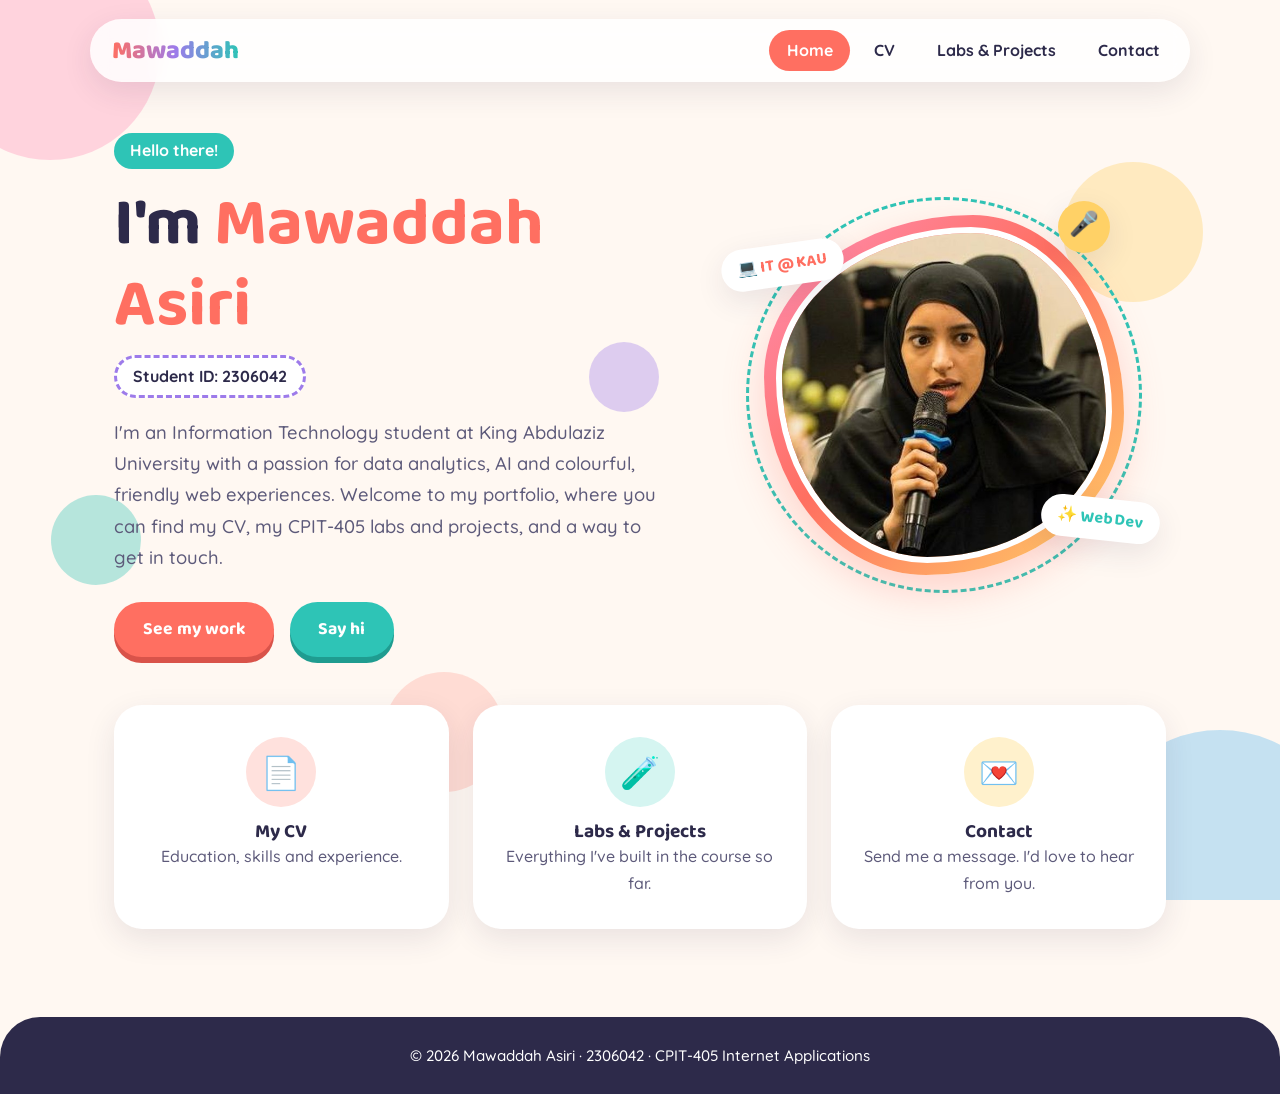
<file: 2306042/index.html>
<!DOCTYPE html>
<html lang="en">
<head>
  <meta charset="UTF-8">
  <meta name="viewport" content="width=device-width, initial-scale=1.0">
  <title>Mawaddah | Portfolio</title>
  <link rel="stylesheet" href="style.css">
</head>
<body>

  <div class="bubbles" aria-hidden="true">
    <span></span><span></span><span></span><span></span><span></span><span></span>
  </div>

  <header>
    <nav>
      <a href="index.html" class="logo">Mawaddah</a>
      <ul>
        <li><a href="index.html" class="active">Home</a></li>
        <li><a href="cv.html">CV</a></li>
        <li><a href="labs.html">Labs &amp; Projects</a></li>
        <li><a href="contact.html">Contact</a></li>
      </ul>
    </nav>
  </header>

  <main>
    <section class="hero">
      <div class="hero-text">
        <span class="hello">Hello there!</span>
        <h1>I'm <span class="name">Mawaddah Asiri</span></h1>
        <p class="student-id">Student ID: 2306042</p>
        <p class="intro">
          I'm an Information Technology student at King Abdulaziz University with a passion for
          data analytics, AI and colourful, friendly web experiences. Welcome to my portfolio,
          where you can find my CV, my CPIT-405 labs and projects, and a way to get in touch.
        </p>
        <div class="hero-actions">
          <a href="labs.html" class="btn">See my work</a>
          <a href="contact.html" class="btn teal">Say hi</a>
        </div>
      </div>
      <div class="hero-art">
        <div class="photo-wrap">
          <div class="blob">
            <img src="images/profile.jpg" alt="Photo of Mawaddah Asiri">
          </div>
          <span class="sticker one">💻 IT @ KAU</span>
          <span class="sticker two">✨ Web Dev</span>
          <span class="sticker three">🎤</span>
        </div>
      </div>
    </section>

    <section class="quick-links">
      <div class="grid">
        <a href="cv.html" class="card">
          <div class="icon bg-coral">📄</div>
          <h3>My CV</h3>
          <p>Education, skills and experience.</p>
        </a>
        <a href="labs.html" class="card">
          <div class="icon bg-teal">🧪</div>
          <h3>Labs &amp; Projects</h3>
          <p>Everything I've built in the course so far.</p>
        </a>
        <a href="contact.html" class="card">
          <div class="icon bg-yellow">💌</div>
          <h3>Contact</h3>
          <p>Send me a message. I'd love to hear from you.</p>
        </a>
      </div>
    </section>
  </main>

  <footer>
    <p>&copy; 2026 Mawaddah Asiri · 2306042 · CPIT-405 Internet Applications</p>
  </footer>

</body>
</html>
</file>
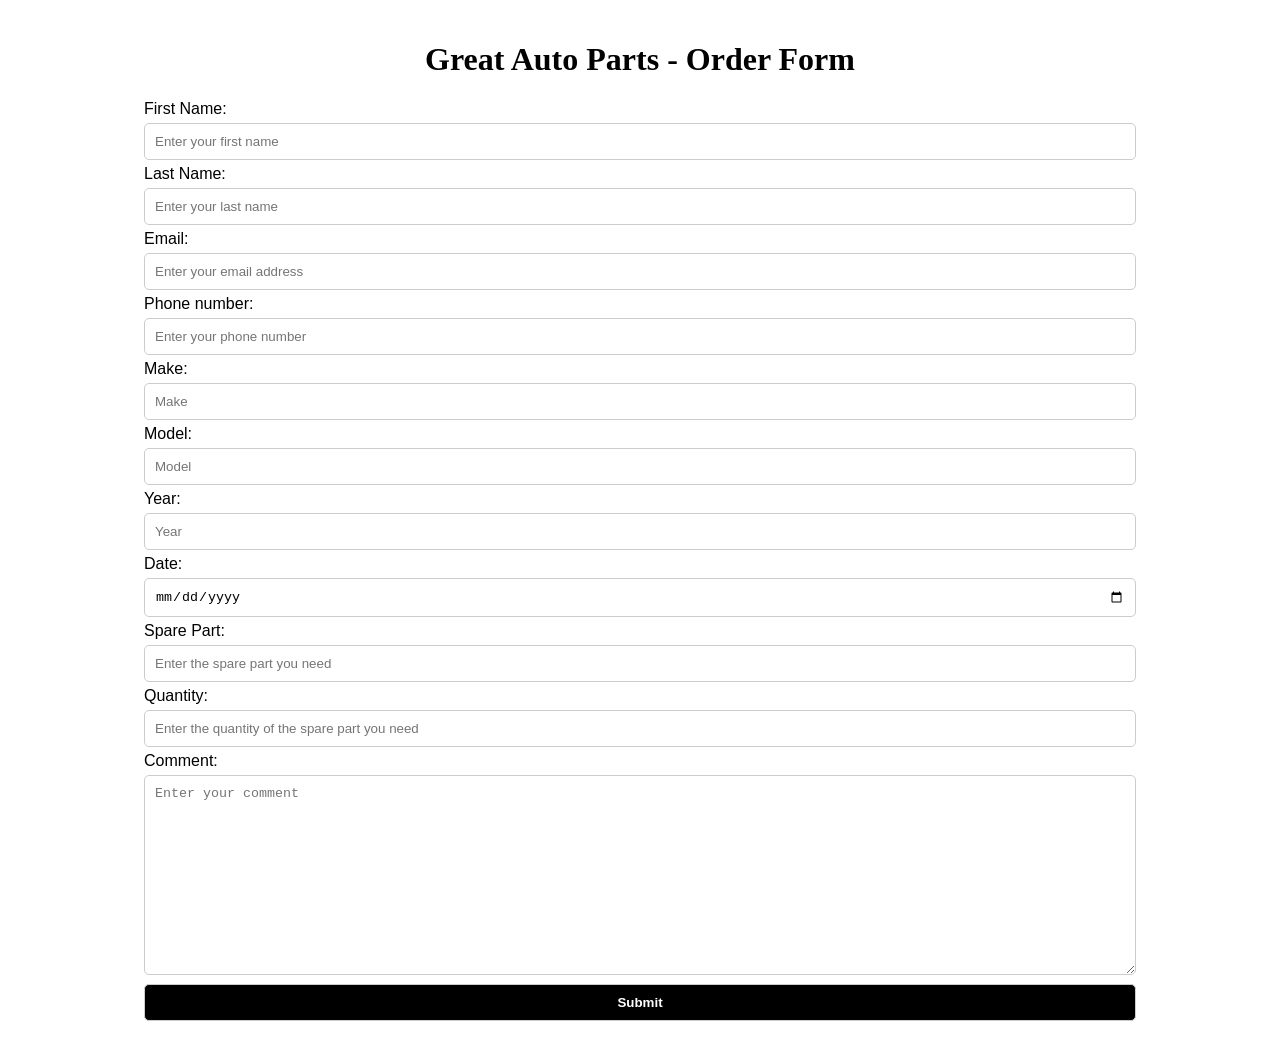
<file: 2306042/Labs/Lab4/index.html>
<!DOCTYPE html>
<html lang="en">
<head>
    <meta charset="UTF-8">
    <title>Great Auto Parts - Order Form</title>
    <link rel="stylesheet" href="style.css">
</head>

<body>

    <h1>Great Auto Parts - Order Form</h1>

    <form>

        <label for="firstName">First Name:</label>
        <input type="text" id="firstName" placeholder="Enter your first name">

        <label for="lastName">Last Name:</label>
        <input type="text" id="lastName" placeholder="Enter your last name">

        <label for="email">Email:</label>
        <input type="email" id="email" placeholder="Enter your email address">

        <label for="phone">Phone number:</label>
        <input type="tel" id="phone" placeholder="Enter your phone number">

        <label for="make">Make:</label>
        <input type="text" id="make" placeholder="Make">

        <label for="model">Model:</label>
        <input type="text" id="model" placeholder="Model">

        <label for="year">Year:</label>
        <input type="number" id="year" placeholder="Year">

        <label for="date">Date:</label>
        <input type="date" id="date">

        <label for="part">Spare Part:</label>
        <input type="text" id="part" placeholder="Enter the spare part you need">

        <label for="quantity">Quantity:</label>
        <input type="number" id="quantity" placeholder="Enter the quantity of the spare part you need">

        <label for="comment">Comment:</label>
        <textarea id="comment" placeholder="Enter your comment"></textarea>

        <input type="submit" value="Submit">

    </form>

</body>
</html>
</file>
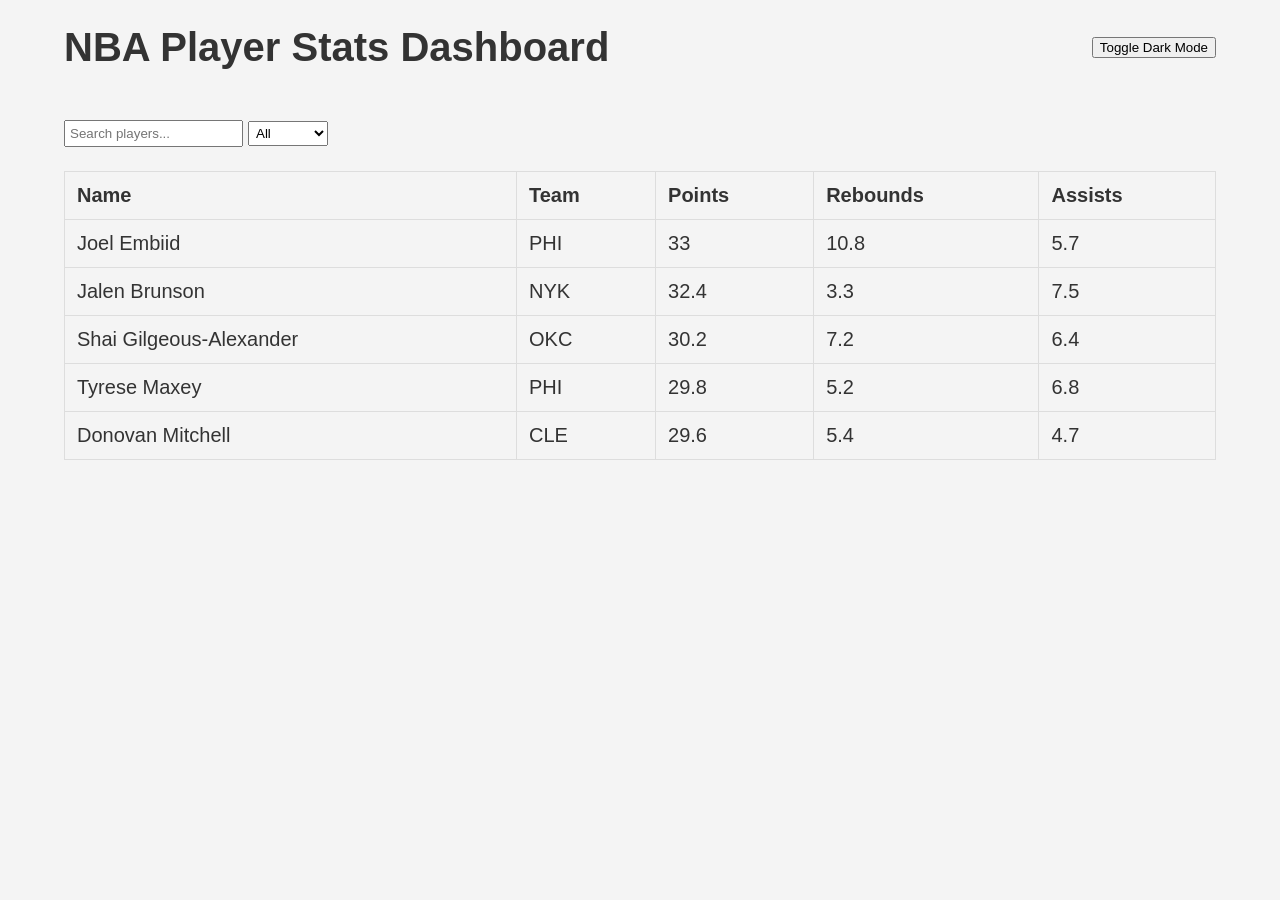
<file: 2306042/Labs/Lab5/index.html>
<!DOCTYPE html>
<html lang="en">
<head>
    <meta charset="UTF-8">
    <meta name="viewport" content="width=device-width, initial-scale=1.0">
    <title>NBA Player Stats Dashboard</title>
    <link rel="stylesheet" href="styles.css">
</head>

<body>

    <div class="container">

        <header>
            <h1>NBA Player Stats Dashboard</h1>

            <button id="dark-mode-toggle" type="button">
                Toggle Dark Mode
            </button>
        </header>

        <div class="table-filters">

            <input
                type="text"
                id="search"
                placeholder="Search players..."
                aria-label="Search players"
            >

            <select id="team-filter" aria-label="Filter by team">
                <option value="all">All</option>
            </select>

        </div>

        <table id="player-stats">

            <thead>
                <tr>
                    <th scope="col">Name</th>
                    <th scope="col">Team</th>
                    <th scope="col">Points</th>
                    <th scope="col">Rebounds</th>
                    <th scope="col">Assists</th>
                </tr>
            </thead>

            <tbody id="player-rows"></tbody>

        </table>

    </div>

    <script src="script.js"></script>

</body>
</html>
</file>
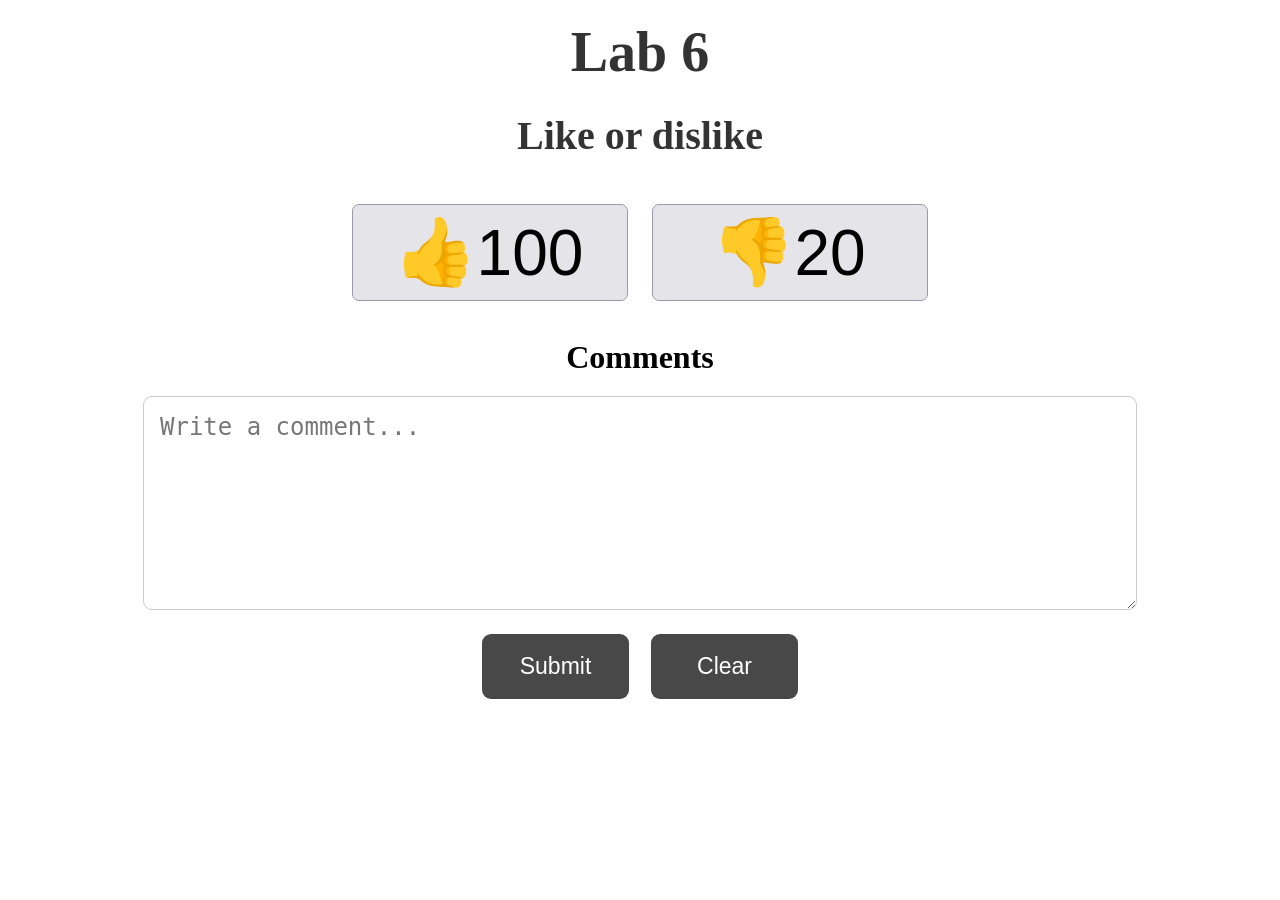
<file: 2306042/Labs/Lab6/index.html>
<!DOCTYPE html>
<html lang="en">

<head>
    <meta charset="UTF-8">
    <meta name="viewport" content="width=device-width, initial-scale=1.0">
    <title>Lab 6</title>
    <link rel="stylesheet" href="style.css">
    <script src="script.js" defer></script>
</head>

<body>

    <h1>Lab 6</h1>

    <h2>Like or dislike</h2>

    <div class="buttons">

        <button id="like-btn">
            👍<span id="like-count">100</span>
        </button>

        <button id="dislike-btn">
            👎<span id="dislike-count">20</span>
        </button>

    </div>

    <h3>Comments</h3>

    <textarea id="comment-input"
        placeholder="Write a comment..."></textarea>

    <div class="comment-buttons">

        <button id="submit-btn">Submit</button>

        <button id="clear-btn">Clear</button>

    </div>

    <div id="comments-list"></div>

</body>
</html>
</file>
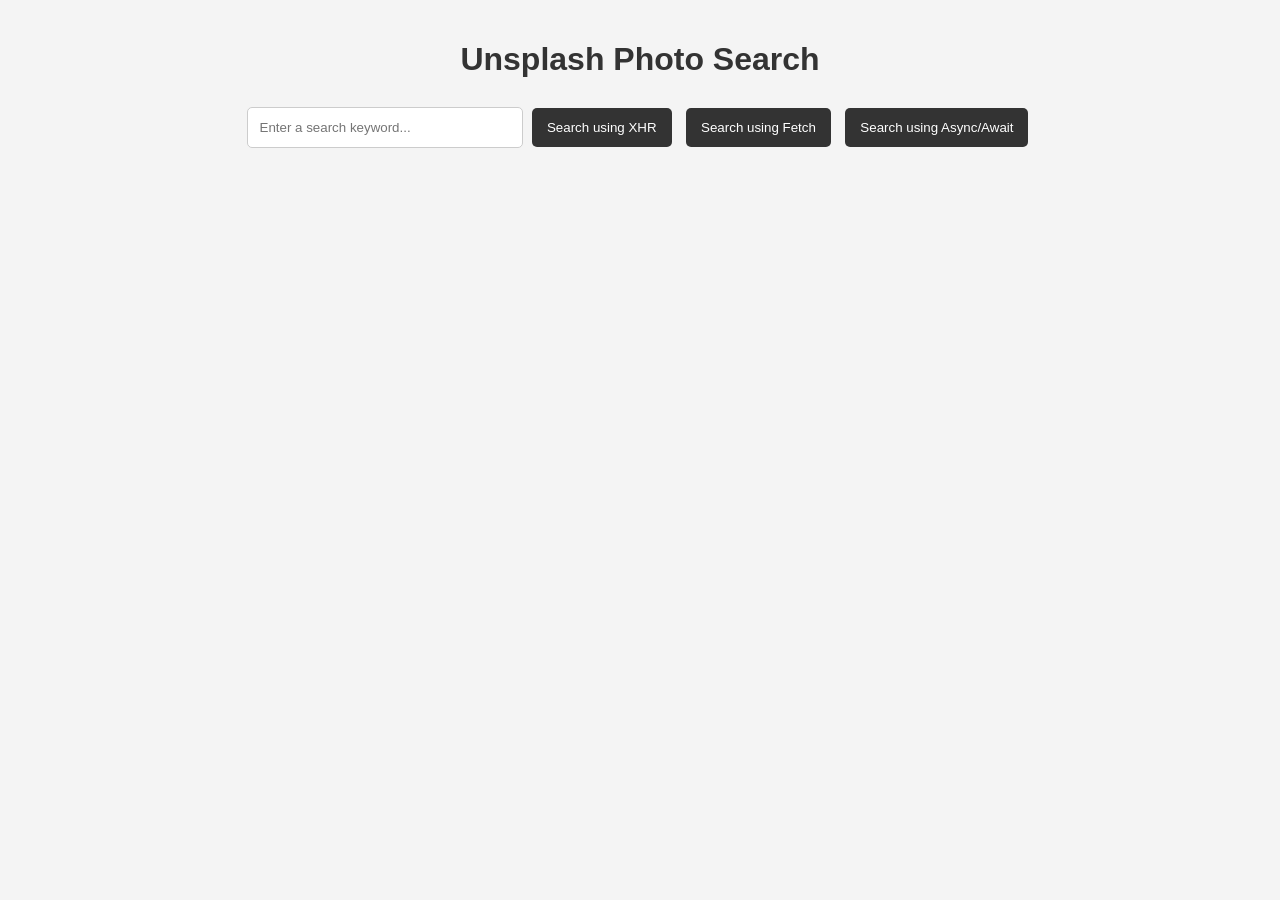
<file: 2306042/Labs/lab7/index.html>
<!DOCTYPE html>
<html lang="en">

<head>
    <meta charset="UTF-8">
    <meta name="viewport" content="width=device-width, initial-scale=1.0">
    <title>Unsplash Photo Search</title>
    <link rel="stylesheet" href="style.css">
    <script src="script.js" defer></script>
</head>

<body>

    <div class="container">

        <h1>Unsplash Photo Search</h1>


        <div class="search-box">

            <input
                type="text"
                id="inputBox"
                placeholder="Enter a search keyword..."
            >

            <button onclick="searchUsingXHR()">
                Search using XHR
            </button>

            <button onclick="searchUsingFetch()">
                Search using Fetch
            </button>

            <button onclick="searchUsingFetchAwaitAsync()">
                Search using Async/Await
            </button>

        </div>

        <h2 id="title"></h2>

        <div id="sampleOutput" class="image-container"></div>

    </div>

</body>
</html>
</file>
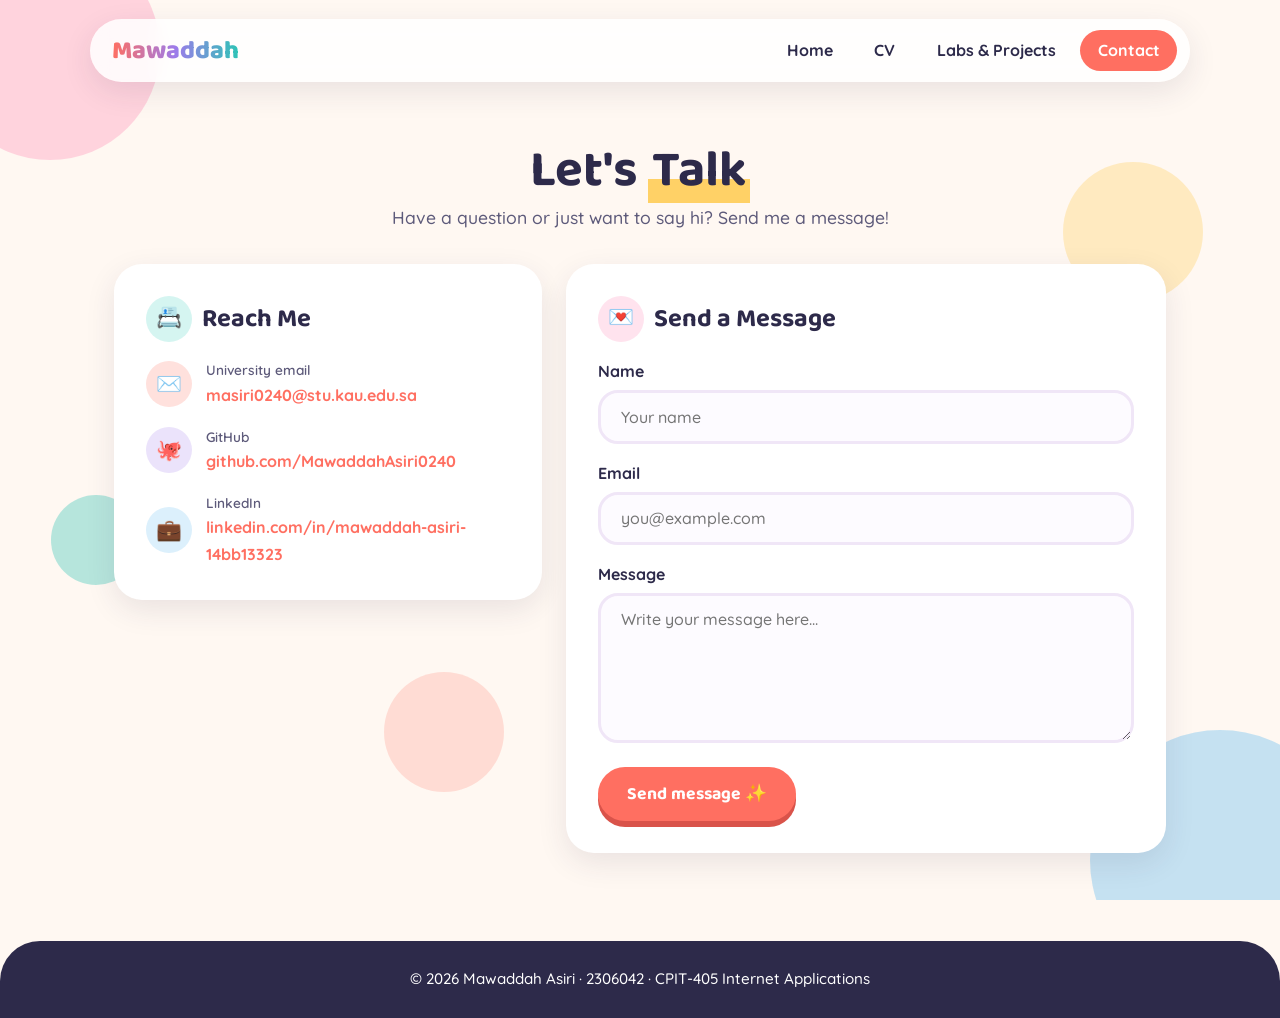
<file: 2306042/contact.html>
<!DOCTYPE html>
<html lang="en">
<head>
  <meta charset="UTF-8">
  <meta name="viewport" content="width=device-width, initial-scale=1.0">
  <title>Contact | Mawaddah Asiri</title>
  <link rel="stylesheet" href="style.css">
</head>
<body>

  <div class="bubbles" aria-hidden="true">
    <span></span><span></span><span></span><span></span><span></span><span></span>
  </div>

  <header>
    <nav>
      <a href="index.html" class="logo">Mawaddah</a>
      <ul>
        <li><a href="index.html">Home</a></li>
        <li><a href="cv.html">CV</a></li>
        <li><a href="labs.html">Labs &amp; Projects</a></li>
        <li><a href="contact.html" class="active">Contact</a></li>
      </ul>
    </nav>
  </header>

  <main>
    <section class="page-title">
      <h1>Let's <span class="squiggle">Talk</span></h1>
      <p>Have a question or just want to say hi? Send me a message!</p>
    </section>

    <div class="contact-layout">

      <section class="card">
        <h2><span class="icon bg-teal">📇</span> Reach Me</h2>
        <ul class="contact-list">
          <li>
            <span class="icon bg-coral">✉️</span>
            <div>
              <span class="label">University email</span>
              <a href="mailto:masiri0240@stu.kau.edu.sa">masiri0240@stu.kau.edu.sa</a>
            </div>
          </li>
          <li>
            <span class="icon bg-purple">🐙</span>
            <div>
              <span class="label">GitHub</span>
              <a href="https://github.com/MawaddahAsiri0240" target="_blank">github.com/MawaddahAsiri0240</a>
            </div>
          </li>
          <li>
            <span class="icon bg-sky">💼</span>
            <div>
              <span class="label">LinkedIn</span>
              <a href="https://www.linkedin.com/in/mawaddah-asiri-14bb13323" target="_blank">linkedin.com/in/mawaddah-asiri-14bb13323</a>
            </div>
          </li>
        </ul>
      </section>

      <section class="card">
        <h2><span class="icon bg-pink">💌</span> Send a Message</h2>
        <!-- Web3Forms: get a free access key at https://web3forms.com
             and paste it into the access_key value below. -->
        <form action="https://api.web3forms.com/submit" method="POST">
          <input type="hidden" name="access_key" value="YOUR_WEB3FORMS_ACCESS_KEY">
          <input type="hidden" name="subject" value="New message from my portfolio">
          <input type="checkbox" name="botcheck" class="hidden-field">

          <div>
            <label for="name">Name</label>
            <input type="text" id="name" name="name" placeholder="Your name" required>
          </div>

          <div>
            <label for="email">Email</label>
            <input type="email" id="email" name="email" placeholder="you@example.com" required>
          </div>

          <div>
            <label for="message">Message</label>
            <textarea id="message" name="message" placeholder="Write your message here..." required></textarea>
          </div>

          <button type="submit" class="btn">Send message ✨</button>
        </form>
      </section>

    </div>
  </main>

  <footer>
    <p>&copy; 2026 Mawaddah Asiri · 2306042 · CPIT-405 Internet Applications</p>
  </footer>

</body>
</html>
</file>
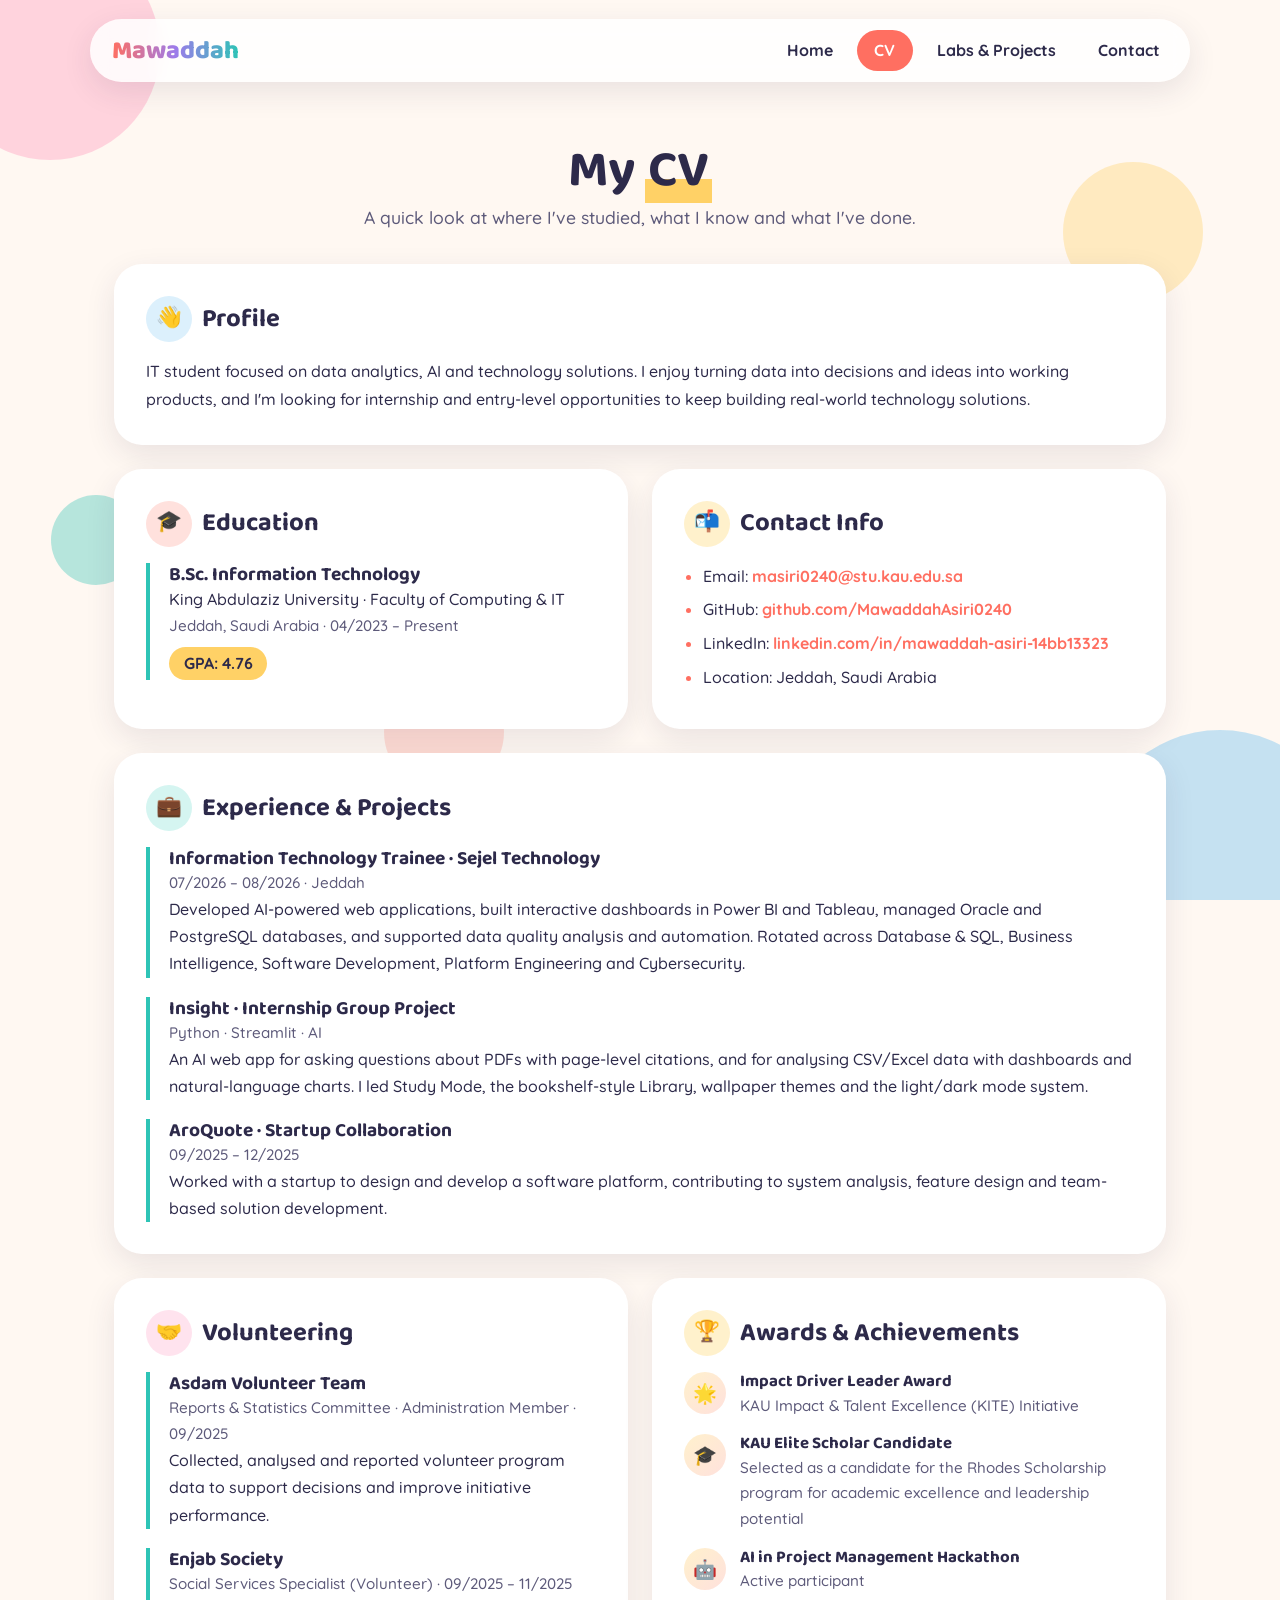
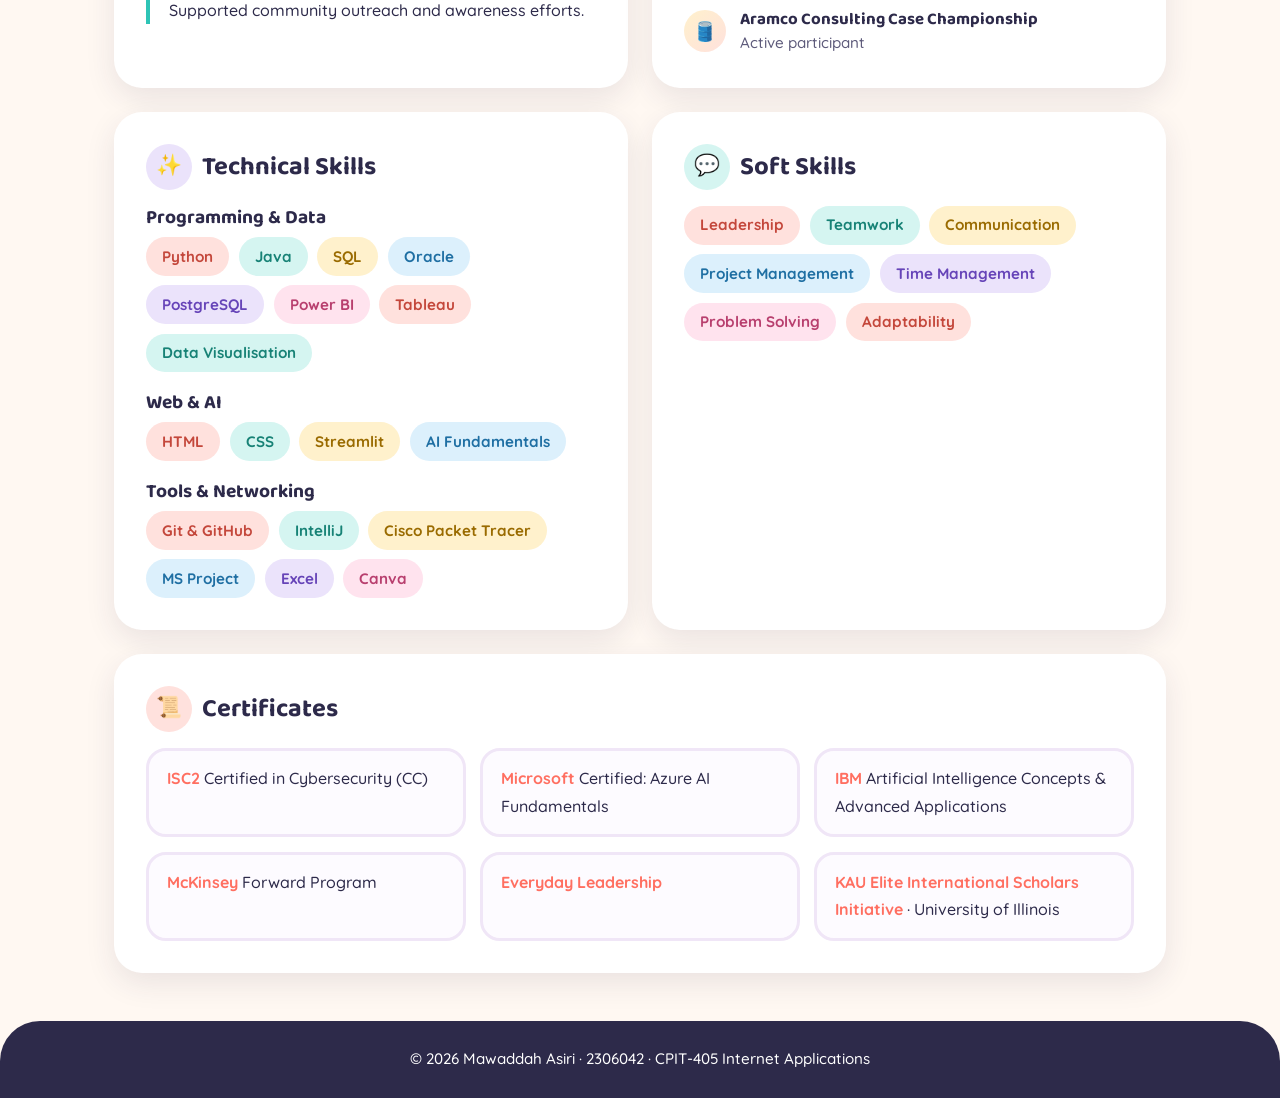
<file: 2306042/cv.html>
<!DOCTYPE html>
<html lang="en">
<head>
  <meta charset="UTF-8">
  <meta name="viewport" content="width=device-width, initial-scale=1.0">
  <title>CV | Mawaddah Asiri</title>
  <link rel="stylesheet" href="style.css">
</head>
<body>

  <div class="bubbles" aria-hidden="true">
    <span></span><span></span><span></span><span></span><span></span><span></span>
  </div>

  <header>
    <nav>
      <a href="index.html" class="logo">Mawaddah</a>
      <ul>
        <li><a href="index.html">Home</a></li>
        <li><a href="cv.html" class="active">CV</a></li>
        <li><a href="labs.html">Labs &amp; Projects</a></li>
        <li><a href="contact.html">Contact</a></li>
      </ul>
    </nav>
  </header>

  <main>
    <section class="page-title">
      <h1>My <span class="squiggle">CV</span></h1>
      <p>A quick look at where I've studied, what I know and what I've done.</p>
    </section>

    <div class="grid cv-grid">

      <section class="card cv-wide" id="profile">
        <h2><span class="icon bg-sky">👋</span> Profile</h2>
        <p>
          IT student focused on data analytics, AI and technology solutions. I enjoy turning data
          into decisions and ideas into working products, and I'm looking for internship and
          entry-level opportunities to keep building real-world technology solutions.
        </p>
      </section>

      <section class="card" id="education">
        <h2><span class="icon bg-coral">🎓</span> Education</h2>
        <div class="timeline-item">
          <h3>B.Sc. Information Technology</h3>
          <p>King Abdulaziz University · Faculty of Computing &amp; IT</p>
          <p class="meta">Jeddah, Saudi Arabia · 04/2023 – Present</p>
          <p class="highlight">GPA: 4.76</p>
        </div>
      </section>

      <section class="card" id="contact-info">
        <h2><span class="icon bg-yellow">📬</span> Contact Info</h2>
        <ul class="list">
          <li>Email: <a href="mailto:masiri0240@stu.kau.edu.sa">masiri0240@stu.kau.edu.sa</a></li>
          <li>GitHub: <a href="https://github.com/MawaddahAsiri0240" target="_blank">github.com/MawaddahAsiri0240</a></li>
          <li>LinkedIn: <a href="https://www.linkedin.com/in/mawaddah-asiri-14bb13323" target="_blank">linkedin.com/in/mawaddah-asiri-14bb13323</a></li>
          <li>Location: Jeddah, Saudi Arabia</li>
        </ul>
      </section>

      <section class="card cv-wide" id="experience">
        <h2><span class="icon bg-teal">💼</span> Experience &amp; Projects</h2>
        <div class="timeline-item">
          <h3>Information Technology Trainee · Sejel Technology</h3>
          <p class="meta">07/2026 – 08/2026 · Jeddah</p>
          <p>
            Developed AI-powered web applications, built interactive dashboards in Power BI and
            Tableau, managed Oracle and PostgreSQL databases, and supported data quality analysis
            and automation. Rotated across Database &amp; SQL, Business Intelligence, Software
            Development, Platform Engineering and Cybersecurity.
          </p>
        </div>
        <div class="timeline-item">
          <h3>Insight · Internship Group Project</h3>
          <p class="meta">Python · Streamlit · AI</p>
          <p>
            An AI web app for asking questions about PDFs with page-level citations, and for
            analysing CSV/Excel data with dashboards and natural-language charts. I led Study Mode,
            the bookshelf-style Library, wallpaper themes and the light/dark mode system.
          </p>
        </div>
        <div class="timeline-item">
          <h3>AroQuote · Startup Collaboration</h3>
          <p class="meta">09/2025 – 12/2025</p>
          <p>
            Worked with a startup to design and develop a software platform, contributing to
            system analysis, feature design and team-based solution development.
          </p>
        </div>
      </section>

      <section class="card" id="volunteering">
        <h2><span class="icon bg-pink">🤝</span> Volunteering</h2>
        <div class="timeline-item">
          <h3>Asdam Volunteer Team</h3>
          <p class="meta">Reports &amp; Statistics Committee · Administration Member · 09/2025</p>
          <p>Collected, analysed and reported volunteer program data to support decisions and improve initiative performance.</p>
        </div>
        <div class="timeline-item">
          <h3>Enjab Society</h3>
          <p class="meta">Social Services Specialist (Volunteer) · 09/2025 – 11/2025</p>
          <p>Supported community outreach and awareness efforts.</p>
        </div>
      </section>

      <section class="card" id="achievements">
        <h2><span class="icon bg-yellow">🏆</span> Awards &amp; Achievements</h2>
        <ul class="awards">
          <li>
            <span class="award-icon">🌟</span>
            <div>
              <h3>Impact Driver Leader Award</h3>
              <p>KAU Impact &amp; Talent Excellence (KITE) Initiative</p>
            </div>
          </li>
          <li>
            <span class="award-icon">🎓</span>
            <div>
              <h3>KAU Elite Scholar Candidate</h3>
              <p>Selected as a candidate for the Rhodes Scholarship program for academic excellence and leadership potential</p>
            </div>
          </li>
          <li>
            <span class="award-icon">🤖</span>
            <div>
              <h3>AI in Project Management Hackathon</h3>
              <p>Active participant</p>
            </div>
          </li>
          <li>
            <span class="award-icon">🛢️</span>
            <div>
              <h3>Aramco Consulting Case Championship</h3>
              <p>Active participant</p>
            </div>
          </li>
        </ul>
      </section>

      <section class="card" id="skills">
        <h2><span class="icon bg-purple">✨</span> Technical Skills</h2>
        <div class="skill-group">
          <h3>Programming &amp; Data</h3>
          <ul class="chips">
            <li>Python</li>
            <li>Java</li>
            <li>SQL</li>
            <li>Oracle</li>
            <li>PostgreSQL</li>
            <li>Power BI</li>
            <li>Tableau</li>
            <li>Data Visualisation</li>
          </ul>
        </div>
        <div class="skill-group">
          <h3>Web &amp; AI</h3>
          <ul class="chips">
            <li>HTML</li>
            <li>CSS</li>
            <li>Streamlit</li>
            <li>AI Fundamentals</li>
          </ul>
        </div>
        <div class="skill-group">
          <h3>Tools &amp; Networking</h3>
          <ul class="chips">
            <li>Git &amp; GitHub</li>
            <li>IntelliJ</li>
            <li>Cisco Packet Tracer</li>
            <li>MS Project</li>
            <li>Excel</li>
            <li>Canva</li>
          </ul>
        </div>
      </section>

      <section class="card" id="soft-skills">
        <h2><span class="icon bg-teal">💬</span> Soft Skills</h2>
        <ul class="chips">
          <li>Leadership</li>
          <li>Teamwork</li>
          <li>Communication</li>
          <li>Project Management</li>
          <li>Time Management</li>
          <li>Problem Solving</li>
          <li>Adaptability</li>
        </ul>
      </section>

      <section class="card cv-wide" id="certificates">
        <h2><span class="icon bg-coral">📜</span> Certificates</h2>
        <ul class="cert-grid">
          <li><strong>ISC2</strong> Certified in Cybersecurity (CC)</li>
          <li><strong>Microsoft</strong> Certified: Azure AI Fundamentals</li>
          <li><strong>IBM</strong> Artificial Intelligence Concepts &amp; Advanced Applications</li>
          <li><strong>McKinsey</strong> Forward Program</li>
          <li><strong>Everyday Leadership</strong></li>
          <li><strong>KAU Elite International Scholars Initiative</strong> · University of Illinois</li>
        </ul>
      </section>

    </div>
  </main>

  <footer>
    <p>&copy; 2026 Mawaddah Asiri · 2306042 · CPIT-405 Internet Applications</p>
  </footer>

</body>
</html>
</file>
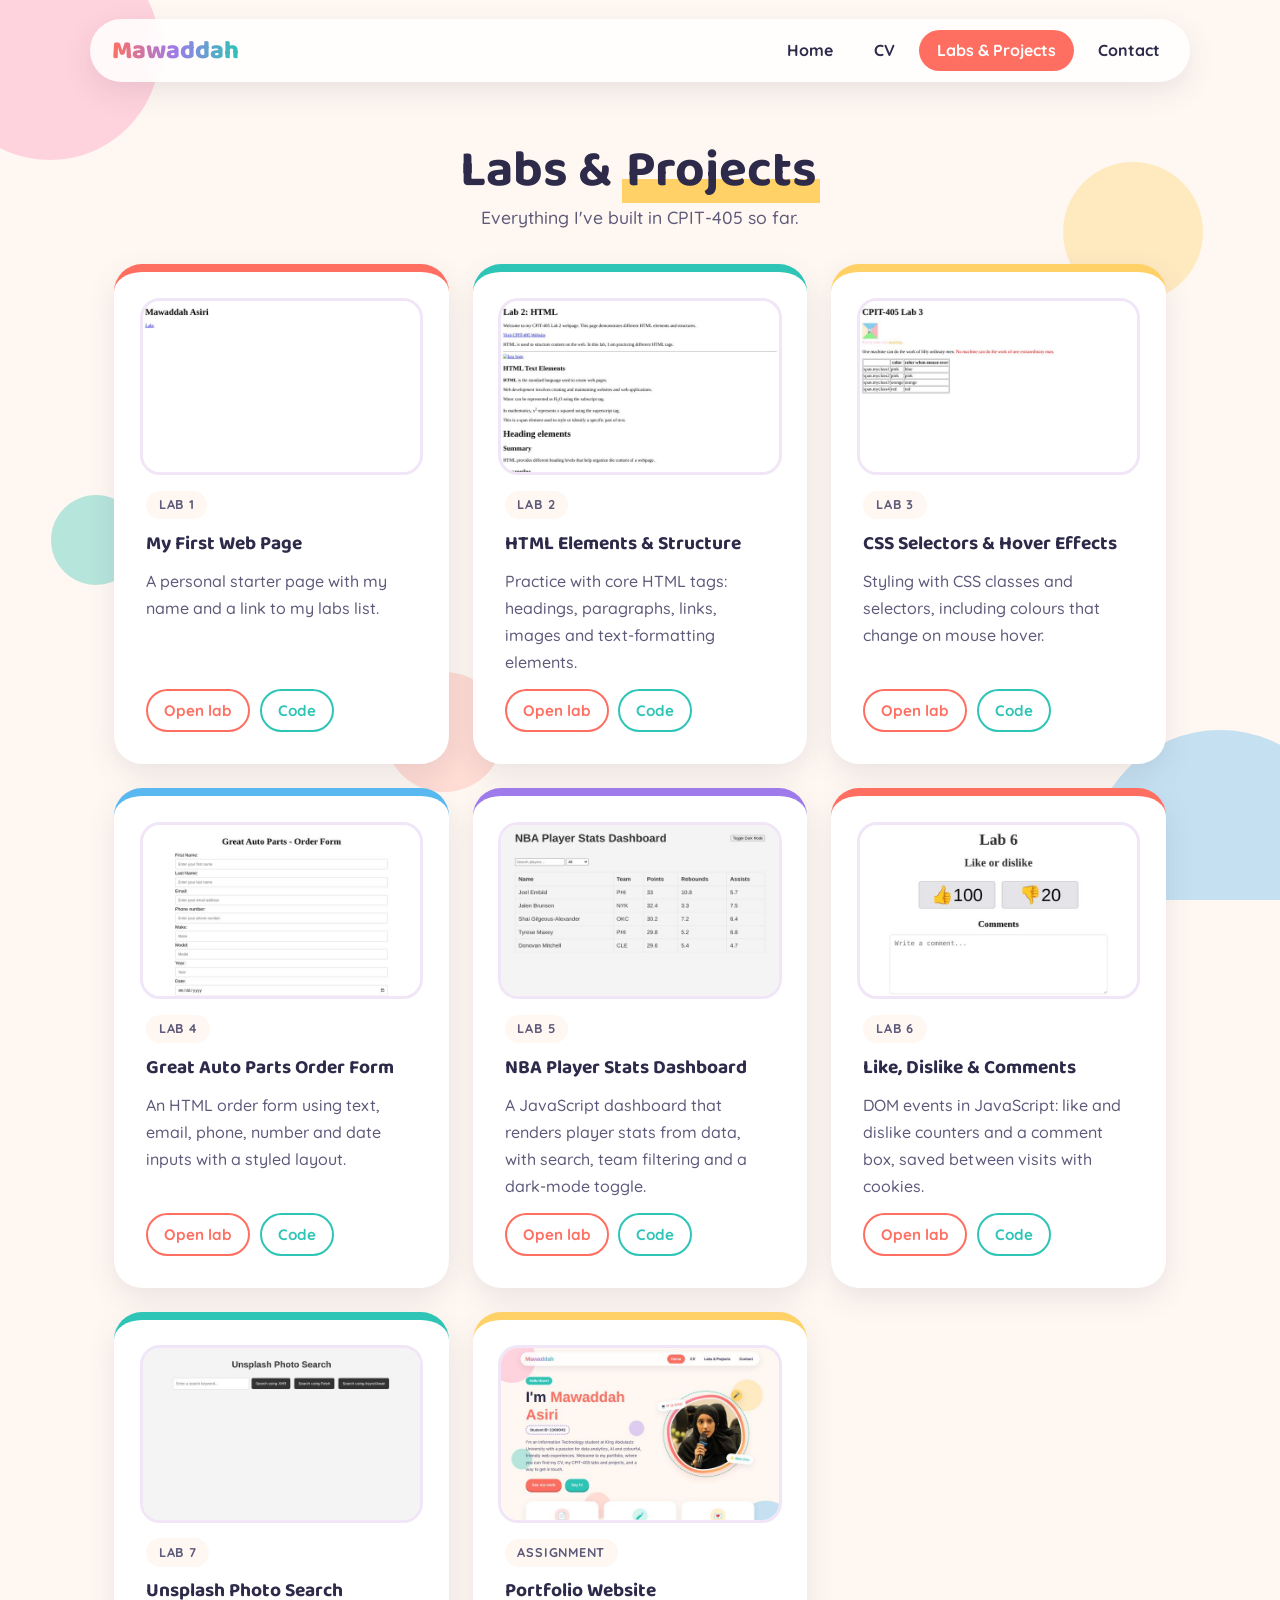
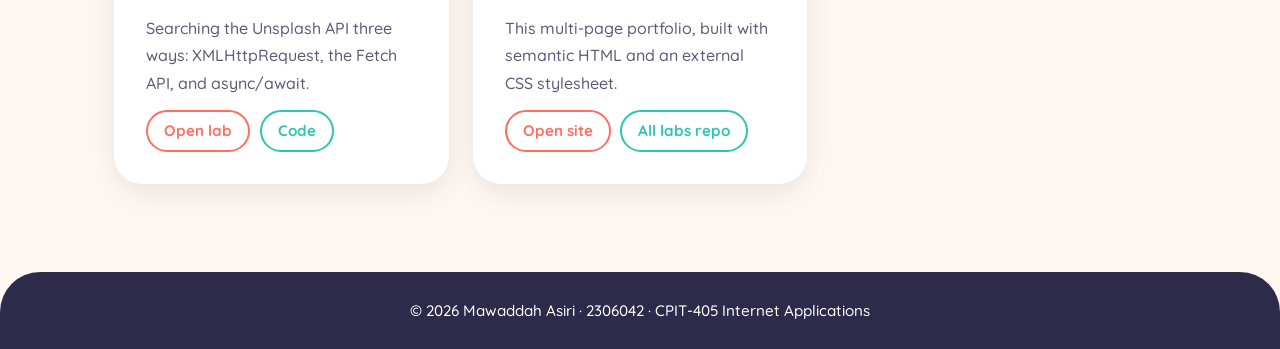
<file: 2306042/labs.html>
<!DOCTYPE html>
<html lang="en">
<head>
  <meta charset="UTF-8">
  <meta name="viewport" content="width=device-width, initial-scale=1.0">
  <title>Labs &amp; Projects | Mawaddah Asiri</title>
  <link rel="stylesheet" href="style.css">
</head>
<body>

  <div class="bubbles" aria-hidden="true">
    <span></span><span></span><span></span><span></span><span></span><span></span>
  </div>

  <header>
    <nav>
      <a href="index.html" class="logo">Mawaddah</a>
      <ul>
        <li><a href="index.html">Home</a></li>
        <li><a href="cv.html">CV</a></li>
        <li><a href="labs.html" class="active">Labs &amp; Projects</a></li>
        <li><a href="contact.html">Contact</a></li>
      </ul>
    </nav>
  </header>

  <main>
    <section class="page-title">
      <h1>Labs &amp; <span class="squiggle">Projects</span></h1>
      <p>Everything I've built in CPIT-405 so far.</p>
    </section>

    <section class="grid">

      <article class="card project-card">
        <a href="https://mawaddahasiri0240.github.io/cpit-405-lab-1/" class="thumb" target="_blank">
          <img src="images/labs/lab1.jpg" alt="Preview of Lab 1: My First Web Page">
        </a>
        <span class="tag">Lab 1</span>
        <h3>My First Web Page</h3>
        <p>A personal starter page with my name and a link to my labs list.</p>
        <div class="project-links">
          <a href="https://mawaddahasiri0240.github.io/cpit-405-lab-1/" class="pill-link" target="_blank">Open lab</a>
          <a href="https://github.com/MawaddahAsiri0240/cpit-405-lab-1" class="pill-link alt" target="_blank">Code</a>
        </div>
      </article>

      <article class="card project-card">
        <a href="https://mawaddahasiri0240.github.io/cpit-405-labs/Labs/Lab2.html" class="thumb" target="_blank">
          <img src="images/labs/lab2.jpg" alt="Preview of Lab 2: HTML Elements &amp; Structure">
        </a>
        <span class="tag">Lab 2</span>
        <h3>HTML Elements &amp; Structure</h3>
        <p>Practice with core HTML tags: headings, paragraphs, links, images and text-formatting elements.</p>
        <div class="project-links">
          <a href="https://mawaddahasiri0240.github.io/cpit-405-labs/Labs/Lab2.html" class="pill-link" target="_blank">Open lab</a>
          <a href="https://github.com/MawaddahAsiri0240/cpit-405-labs/blob/main/Labs/Lab2.html" class="pill-link alt" target="_blank">Code</a>
        </div>
      </article>

      <article class="card project-card">
        <a href="https://mawaddahasiri0240.github.io/cpit-405-labs/Labs/Lab3/index.html" class="thumb" target="_blank">
          <img src="images/labs/lab3.jpg" alt="Preview of Lab 3: CSS Selectors &amp; Hover Effects">
        </a>
        <span class="tag">Lab 3</span>
        <h3>CSS Selectors &amp; Hover Effects</h3>
        <p>Styling with CSS classes and selectors, including colours that change on mouse hover.</p>
        <div class="project-links">
          <a href="https://mawaddahasiri0240.github.io/cpit-405-labs/Labs/Lab3/index.html" class="pill-link" target="_blank">Open lab</a>
          <a href="https://github.com/MawaddahAsiri0240/cpit-405-labs/tree/main/Labs/Lab3" class="pill-link alt" target="_blank">Code</a>
        </div>
      </article>

      <article class="card project-card">
        <a href="https://mawaddahasiri0240.github.io/cpit-405-labs/Labs/Lab4/index.html" class="thumb" target="_blank">
          <img src="images/labs/lab4.jpg" alt="Preview of Lab 4: Great Auto Parts Order Form">
        </a>
        <span class="tag">Lab 4</span>
        <h3>Great Auto Parts Order Form</h3>
        <p>An HTML order form using text, email, phone, number and date inputs with a styled layout.</p>
        <div class="project-links">
          <a href="https://mawaddahasiri0240.github.io/cpit-405-labs/Labs/Lab4/index.html" class="pill-link" target="_blank">Open lab</a>
          <a href="https://github.com/MawaddahAsiri0240/cpit-405-labs/tree/main/Labs/Lab4" class="pill-link alt" target="_blank">Code</a>
        </div>
      </article>

      <article class="card project-card">
        <a href="https://mawaddahasiri0240.github.io/cpit-405-labs/Labs/Lab5/index.html" class="thumb" target="_blank">
          <img src="images/labs/lab5.jpg" alt="Preview of Lab 5: NBA Player Stats Dashboard">
        </a>
        <span class="tag">Lab 5</span>
        <h3>NBA Player Stats Dashboard</h3>
        <p>A JavaScript dashboard that renders player stats from data, with search, team filtering and a dark-mode toggle.</p>
        <div class="project-links">
          <a href="https://mawaddahasiri0240.github.io/cpit-405-labs/Labs/Lab5/index.html" class="pill-link" target="_blank">Open lab</a>
          <a href="https://github.com/MawaddahAsiri0240/cpit-405-labs/tree/main/Labs/Lab5" class="pill-link alt" target="_blank">Code</a>
        </div>
      </article>

      <article class="card project-card">
        <a href="https://mawaddahasiri0240.github.io/cpit-405-labs/Labs/Lab6/index.html" class="thumb" target="_blank">
          <img src="images/labs/lab6.jpg" alt="Preview of Lab 6: Like, Dislike &amp; Comments">
        </a>
        <span class="tag">Lab 6</span>
        <h3>Like, Dislike &amp; Comments</h3>
        <p>DOM events in JavaScript: like and dislike counters and a comment box, saved between visits with cookies.</p>
        <div class="project-links">
          <a href="https://mawaddahasiri0240.github.io/cpit-405-labs/Labs/Lab6/index.html" class="pill-link" target="_blank">Open lab</a>
          <a href="https://github.com/MawaddahAsiri0240/cpit-405-labs/tree/main/Labs/Lab6" class="pill-link alt" target="_blank">Code</a>
        </div>
      </article>

      <article class="card project-card">
        <a href="https://mawaddahasiri0240.github.io/cpit-405-labs/Labs/lab7/index.html" class="thumb" target="_blank">
          <img src="images/labs/lab7.jpg" alt="Preview of Lab 7: Unsplash Photo Search">
        </a>
        <span class="tag">Lab 7</span>
        <h3>Unsplash Photo Search</h3>
        <p>Searching the Unsplash API three ways: XMLHttpRequest, the Fetch API, and async/await.</p>
        <div class="project-links">
          <a href="https://mawaddahasiri0240.github.io/cpit-405-labs/Labs/lab7/index.html" class="pill-link" target="_blank">Open lab</a>
          <a href="https://github.com/MawaddahAsiri0240/cpit-405-labs/tree/main/Labs/lab7" class="pill-link alt" target="_blank">Code</a>
        </div>
      </article>

      <article class="card project-card">
        <a href="index.html" class="thumb">
          <img src="images/labs/portfolio.jpg" alt="Preview of this portfolio website">
        </a>
        <span class="tag">Assignment</span>
        <h3>Portfolio Website</h3>
        <p>This multi-page portfolio, built with semantic HTML and an external CSS stylesheet.</p>
        <div class="project-links">
          <a href="index.html" class="pill-link">Open site</a>
          <a href="https://github.com/MawaddahAsiri0240/cpit-405-labs" class="pill-link alt" target="_blank">All labs repo</a>
        </div>
      </article>

    </section>
  </main>

  <footer>
    <p>&copy; 2026 Mawaddah Asiri · 2306042 · CPIT-405 Internet Applications</p>
  </footer>

</body>
</html>
</file>
<file: 2306042/style.css>
/* =========================================================
   Mawaddah — Portfolio | CPIT-405
   Bubbly, colourful theme
   ========================================================= */

@import url("https://fonts.googleapis.com/css2?family=Baloo+2:wght@500;700;800&family=Quicksand:wght@400;500;600;700&display=swap");

:root {
  --coral: #ff6f61;
  --pink: #ff8fb8;
  --yellow: #ffd166;
  --teal: #2ec4b6;
  --sky: #5ab8f0;
  --purple: #9d7bea;

  --ink: #2d2a4a;
  --ink-soft: #5d5a7a;
  --bg: #fff8f2;
  --card: #ffffff;

  --radius: 28px;
  --radius-pill: 999px;
  --shadow: 0 10px 30px rgba(45, 42, 74, 0.10);
  --shadow-pop: 0 16px 40px rgba(255, 111, 97, 0.28);

  --font-head: "Baloo 2", "Quicksand", sans-serif;
  --font-body: "Quicksand", "Segoe UI", sans-serif;
}

/* ---------- Base ---------- */

* {
  box-sizing: border-box;
  margin: 0;
  padding: 0;
}

html {
  scroll-behavior: smooth;
}

body {
  font-family: var(--font-body);
  font-weight: 500;
  color: var(--ink);
  background: var(--bg);
  line-height: 1.7;
  min-height: 100vh;
  display: flex;
  flex-direction: column;
  position: relative;
  overflow-x: hidden;
}

h1,
h2,
h3 {
  font-family: var(--font-head);
  line-height: 1.2;
}

a {
  color: var(--coral);
  font-weight: 700;
  text-decoration: none;
  transition: color 0.2s ease;
}

a:hover {
  color: var(--teal);
}

/* ---------- Floating background bubbles ---------- */

.bubbles {
  position: fixed;
  inset: 0;
  z-index: -1;
  pointer-events: none;
  overflow: hidden;
}

.bubbles span {
  position: absolute;
  display: block;
  border-radius: 50%;
  opacity: 0.35;
  animation: float 14s ease-in-out infinite;
}

.bubbles span:nth-child(1) { width: 220px; height: 220px; background: var(--pink);   top: -60px;  left: -60px; }
.bubbles span:nth-child(2) { width: 140px; height: 140px; background: var(--yellow); top: 18%;    right: 6%;   animation-delay: -3s; }
.bubbles span:nth-child(3) { width: 90px;  height: 90px;  background: var(--teal);   top: 55%;    left: 4%;    animation-delay: -6s; }
.bubbles span:nth-child(4) { width: 260px; height: 260px; background: var(--sky);    bottom: -90px; right: -70px; animation-delay: -9s; }
.bubbles span:nth-child(5) { width: 70px;  height: 70px;  background: var(--purple); top: 38%;    left: 46%;   animation-delay: -2s; }
.bubbles span:nth-child(6) { width: 120px; height: 120px; background: var(--coral);  bottom: 12%; left: 30%;   animation-delay: -11s; opacity: 0.2; }

@keyframes float {
  0%, 100% { transform: translateY(0) scale(1); }
  50%      { transform: translateY(-30px) scale(1.06); }
}

/* ---------- Header & navigation ---------- */

header {
  padding: 1.2rem 1.5rem;
  position: sticky;
  top: 0;
  z-index: 10;
}

nav {
  max-width: 1100px;
  margin: 0 auto;
  background: rgba(255, 255, 255, 0.85);
  backdrop-filter: blur(10px);
  border-radius: var(--radius-pill);
  box-shadow: var(--shadow);
  padding: 0.6rem 0.8rem 0.6rem 1.4rem;
  display: flex;
  align-items: center;
  justify-content: space-between;
  flex-wrap: wrap;
  gap: 0.6rem;
}

.logo {
  font-family: var(--font-head);
  font-size: 1.6rem;
  font-weight: 800;
  background: linear-gradient(90deg, var(--coral), var(--purple), var(--teal));
  -webkit-background-clip: text;
  background-clip: text;
  color: transparent;
}

.logo:hover {
  color: transparent;
}

nav ul {
  list-style: none;
  display: flex;
  flex-wrap: wrap;
  gap: 0.4rem;
}

nav ul a {
  display: inline-block;
  padding: 0.45rem 1.1rem;
  border-radius: var(--radius-pill);
  color: var(--ink);
  font-weight: 700;
  transition: background 0.25s ease, color 0.25s ease, transform 0.25s ease;
}

nav ul a:hover {
  background: var(--yellow);
  color: var(--ink);
  transform: translateY(-2px) scale(1.05);
}

nav ul a.active {
  background: var(--coral);
  color: #fff;
}

/* ---------- Main layout ---------- */

main {
  flex: 1;
  width: 100%;
  max-width: 1100px;
  margin: 0 auto;
  padding: 1.5rem 1.5rem 3rem;
}

section {
  margin-bottom: 2.5rem;
}

.page-title {
  text-align: center;
  margin: 1rem 0 2rem;
}

.page-title h1 {
  font-size: clamp(2.2rem, 5vw, 3.2rem);
  color: var(--ink);
}

.page-title p {
  color: var(--ink-soft);
  font-size: 1.1rem;
}

.squiggle {
  display: inline-block;
  background: linear-gradient(transparent 62%, var(--yellow) 62%);
  padding: 0 0.2rem;
}

/* ---------- Cards ---------- */

.card {
  background: var(--card);
  border-radius: var(--radius);
  box-shadow: var(--shadow);
  padding: 2rem;
  transition: transform 0.3s ease, box-shadow 0.3s ease;
}

.card:hover {
  transform: translateY(-6px);
  box-shadow: var(--shadow-pop);
}

.card h2 {
  font-size: 1.6rem;
  margin-bottom: 1rem;
  display: flex;
  align-items: center;
  gap: 0.6rem;
}

.card h3 {
  font-size: 1.2rem;
}

.icon {
  width: 46px;
  height: 46px;
  border-radius: 50%;
  display: inline-grid;
  place-items: center;
  font-size: 1.3rem;
  flex-shrink: 0;
}

.bg-coral  { background: #ffe1dd; }
.bg-teal   { background: #d5f5f1; }
.bg-yellow { background: #fff1cc; }
.bg-sky    { background: #dcf0fc; }
.bg-purple { background: #ebe3fb; }
.bg-pink   { background: #ffe3ee; }

.grid {
  display: grid;
  grid-template-columns: repeat(auto-fit, minmax(280px, 1fr));
  gap: 1.5rem;
}

/* ---------- Buttons ---------- */

.btn {
  display: inline-block;
  padding: 0.8rem 1.8rem;
  border: none;
  border-radius: var(--radius-pill);
  background: var(--coral);
  color: #fff;
  font-family: var(--font-head);
  font-size: 1.1rem;
  font-weight: 700;
  cursor: pointer;
  box-shadow: 0 6px 0 #d9534a;
  transition: transform 0.2s ease, box-shadow 0.2s ease, background 0.2s ease;
}

.btn:hover {
  color: #fff;
  background: #ff5a4b;
  transform: translateY(-3px);
  box-shadow: 0 9px 0 #d9534a;
}

.btn:active {
  transform: translateY(3px);
  box-shadow: 0 2px 0 #d9534a;
}

.btn.teal {
  background: var(--teal);
  box-shadow: 0 6px 0 #1f9c90;
}

.btn.teal:hover {
  background: #22b5a7;
  box-shadow: 0 9px 0 #1f9c90;
}

/* ---------- Home: hero ---------- */

.hero {
  display: grid;
  grid-template-columns: 1.3fr 1fr;
  align-items: center;
  gap: 2rem;
  min-height: 60vh;
}

.hero .hello {
  display: inline-block;
  background: var(--teal);
  color: #fff;
  font-weight: 700;
  padding: 0.3rem 1rem;
  border-radius: var(--radius-pill);
  margin-bottom: 1rem;
}

.hero h1 {
  font-size: clamp(2.6rem, 6vw, 4.2rem);
  margin-bottom: 0.5rem;
}

.hero h1 .name {
  color: var(--coral);
}

.student-id {
  display: inline-block;
  background: var(--card);
  border: 3px dashed var(--purple);
  border-radius: var(--radius-pill);
  padding: 0.3rem 1rem;
  font-weight: 700;
  margin-bottom: 1.2rem;
}

.hero p.intro {
  font-size: 1.15rem;
  color: var(--ink-soft);
  margin-bottom: 1.8rem;
  max-width: 34rem;
}

.hero-actions {
  display: flex;
  flex-wrap: wrap;
  gap: 1rem;
}

.blob {
  width: min(340px, 80vw);
  aspect-ratio: 1;
  margin: 0 auto;
  border-radius: 58% 42% 55% 45% / 45% 55% 45% 55%;
  background: linear-gradient(135deg, var(--pink), var(--coral) 45%, var(--yellow));
  display: grid;
  place-items: center;
  box-shadow: var(--shadow-pop);
  animation: morph 9s ease-in-out infinite;
}

/* Profile photo inside the morphing blob */

.photo-wrap {
  position: relative;
  width: min(360px, 80vw);
  margin: 0 auto;
}

.photo-wrap .blob {
  width: 100%;
  padding: 12px;
}

.blob img {
  width: 100%;
  height: 100%;
  object-fit: cover;
  object-position: center 30%;
  border: 6px solid #fff;
  border-radius: inherit;
  display: block;
}

.photo-wrap::before {
  content: "";
  position: absolute;
  inset: -18px;
  border: 3px dashed var(--teal);
  border-radius: 50%;
  z-index: -1;
  animation: spin 30s linear infinite;
}

@keyframes spin {
  to { transform: rotate(360deg); }
}

.sticker {
  position: absolute;
  background: #fff;
  font-family: var(--font-head);
  font-weight: 700;
  font-size: 1rem;
  padding: 0.45rem 1rem;
  border-radius: var(--radius-pill);
  box-shadow: var(--shadow);
  white-space: nowrap;
  animation: bob 4s ease-in-out infinite;
}

.sticker.one {
  top: 8%;
  left: -12%;
  color: var(--coral);
  transform: rotate(-8deg);
}

.sticker.two {
  bottom: 10%;
  right: -10%;
  color: var(--teal);
  transform: rotate(6deg);
  animation-delay: -2s;
}

.sticker.three {
  top: -4%;
  right: 4%;
  width: 52px;
  height: 52px;
  padding: 0;
  display: grid;
  place-items: center;
  font-size: 1.5rem;
  background: var(--yellow);
  animation-delay: -1s;
}

@keyframes bob {
  0%, 100% { translate: 0 0; }
  50%      { translate: 0 -10px; }
}

@keyframes morph {
  0%, 100% { border-radius: 58% 42% 55% 45% / 45% 55% 45% 55%; }
  50%      { border-radius: 40% 60% 38% 62% / 60% 40% 60% 40%; }
}

.quick-links .card {
  text-align: center;
  color: var(--ink);
}

.quick-links .card p {
  color: var(--ink-soft);
  font-weight: 500;
}

.quick-links .icon {
  width: 70px;
  height: 70px;
  font-size: 2rem;
  margin-bottom: 0.8rem;
}

/* ---------- CV ---------- */

.timeline-item {
  border-left: 4px solid var(--teal);
  padding-left: 1.2rem;
  margin-bottom: 1.2rem;
}

.timeline-item:last-child {
  margin-bottom: 0;
}

.timeline-item .meta {
  color: var(--ink-soft);
  font-size: 0.95rem;
}

.chips {
  display: flex;
  flex-wrap: wrap;
  gap: 0.6rem;
  list-style: none;
}

.chips li {
  padding: 0.4rem 1rem;
  border-radius: var(--radius-pill);
  font-weight: 700;
  font-size: 0.95rem;
  transition: transform 0.2s ease;
}

.chips li:hover {
  transform: scale(1.08) rotate(-2deg);
}

.chips li:nth-child(6n + 1) { background: #ffe1dd; color: #c4473b; }
.chips li:nth-child(6n + 2) { background: #d5f5f1; color: #178276; }
.chips li:nth-child(6n + 3) { background: #fff1cc; color: #9a6b00; }
.chips li:nth-child(6n + 4) { background: #dcf0fc; color: #1f6fa3; }
.chips li:nth-child(6n + 5) { background: #ebe3fb; color: #6644b8; }
.chips li:nth-child(6n + 6) { background: #ffe3ee; color: #b83f6e; }

.skill-group {
  margin-bottom: 1.2rem;
}

.skill-group:last-child {
  margin-bottom: 0;
}

.skill-group h3 {
  margin-bottom: 0.5rem;
}

.card ul.list {
  padding-left: 1.2rem;
}

.card ul.list li {
  margin-bottom: 0.4rem;
}

.card ul.list li::marker {
  color: var(--coral);
}

.cv-grid {
  grid-template-columns: repeat(2, 1fr);
}

.grid > section {
  margin-bottom: 0;
}

.cv-wide {
  grid-column: 1 / -1;
}

/* ---------- Labs / Projects ---------- */

.project-card {
  display: flex;
  flex-direction: column;
  gap: 0.8rem;
  border-top: 8px solid var(--coral);
}

.project-card:nth-child(5n + 2) { border-top-color: var(--teal); }
.project-card:nth-child(5n + 3) { border-top-color: var(--yellow); }
.project-card:nth-child(5n + 4) { border-top-color: var(--sky); }
.project-card:nth-child(5n + 5) { border-top-color: var(--purple); }

.tag {
  align-self: flex-start;
  font-size: 0.8rem;
  font-weight: 700;
  text-transform: uppercase;
  letter-spacing: 0.06em;
  padding: 0.2rem 0.8rem;
  border-radius: var(--radius-pill);
  background: var(--bg);
  color: var(--ink-soft);
}

.project-card p {
  color: var(--ink-soft);
  flex: 1;
}

.project-links {
  display: flex;
  flex-wrap: wrap;
  gap: 0.6rem;
}

.pill-link {
  display: inline-block;
  padding: 0.4rem 1rem;
  border-radius: var(--radius-pill);
  border: 2px solid var(--coral);
  color: var(--coral);
  font-size: 0.95rem;
  transition: background 0.2s ease, color 0.2s ease, transform 0.2s ease;
}

.pill-link:hover {
  background: var(--coral);
  color: #fff;
  transform: translateY(-2px);
}

.pill-link.alt {
  border-color: var(--teal);
  color: var(--teal);
}

.pill-link.alt:hover {
  background: var(--teal);
  color: #fff;
}

/* ---------- Contact ---------- */

.contact-layout {
  display: grid;
  grid-template-columns: 1fr 1.4fr;
  gap: 1.5rem;
  align-items: start;
}

.contact-list {
  list-style: none;
  display: flex;
  flex-direction: column;
  gap: 1rem;
}

.contact-list li {
  display: flex;
  align-items: center;
  gap: 0.9rem;
}

.contact-list .label {
  display: block;
  font-size: 0.85rem;
  color: var(--ink-soft);
  font-weight: 600;
}

form {
  display: flex;
  flex-direction: column;
  gap: 1rem;
}

label {
  font-weight: 700;
  display: block;
  margin-bottom: 0.3rem;
}

input,
textarea {
  width: 100%;
  font-family: var(--font-body);
  font-size: 1rem;
  font-weight: 500;
  color: var(--ink);
  padding: 0.85rem 1.2rem;
  border: 3px solid #f0e6f7;
  border-radius: 20px;
  background: #fdfbff;
  transition: border-color 0.2s ease, box-shadow 0.2s ease;
}

input:focus,
textarea:focus {
  outline: none;
  border-color: var(--purple);
  box-shadow: 0 0 0 5px rgba(157, 123, 234, 0.18);
}

textarea {
  min-height: 150px;
  resize: vertical;
}

form .btn {
  align-self: flex-start;
}

.hidden-field {
  display: none;
}

/* ---------- Footer ---------- */

footer {
  text-align: center;
  padding: 1.6rem 1rem;
  background: var(--ink);
  color: #fff;
  border-radius: 40px 40px 0 0;
}

footer p {
  font-size: 0.95rem;
}

footer a {
  color: var(--yellow);
}

footer a:hover {
  color: var(--pink);
}

/* ---------- Responsive ---------- */

@media (max-width: 820px) {
  .hero,
  .contact-layout,
  .cv-grid {
    grid-template-columns: 1fr;
  }

  .hero {
    text-align: center;
    min-height: auto;
  }

  .hero p.intro {
    margin-left: auto;
    margin-right: auto;
  }

  .hero-actions {
    justify-content: center;
  }

  .hero-art {
    order: -1;
  }

  .photo-wrap {
    width: 250px;
    margin-bottom: 1rem;
  }

  .sticker {
    font-size: 0.85rem;
  }

  .sticker.one {
    left: -14%;
  }

  .sticker.two {
    right: -12%;
  }
}

@media (max-width: 560px) {
  nav {
    border-radius: var(--radius);
    justify-content: center;
    padding: 0.8rem;
  }

  nav ul {
    justify-content: center;
  }

  nav ul a {
    padding: 0.4rem 0.8rem;
  }

  .card {
    padding: 1.5rem;
  }
}

/* ---------- CV extras ---------- */

.highlight {
  display: inline-block;
  margin-top: 0.5rem;
  padding: 0.2rem 0.9rem;
  border-radius: var(--radius-pill);
  background: var(--yellow);
  font-weight: 700;
}

.awards {
  list-style: none;
  display: flex;
  flex-direction: column;
  gap: 1rem;
}

.awards li {
  display: flex;
  gap: 0.9rem;
  align-items: flex-start;
}

.award-icon {
  flex-shrink: 0;
  width: 42px;
  height: 42px;
  border-radius: 50%;
  display: grid;
  place-items: center;
  font-size: 1.2rem;
  background: linear-gradient(135deg, #fff1cc, #ffe1dd);
}

.awards h3 {
  font-size: 1.05rem;
}

.awards p {
  color: var(--ink-soft);
  font-size: 0.95rem;
}

.cert-grid {
  list-style: none;
  display: grid;
  grid-template-columns: repeat(auto-fit, minmax(240px, 1fr));
  gap: 0.9rem;
}

.cert-grid li {
  padding: 0.9rem 1.1rem;
  border-radius: 20px;
  border: 3px solid #f0e6f7;
  background: #fdfbff;
  transition: border-color 0.2s ease, transform 0.2s ease;
}

.cert-grid li:hover {
  border-color: var(--purple);
  transform: translateY(-3px);
}

.cert-grid strong {
  color: var(--coral);
}

/* ---------- Lab previews ---------- */

.thumb {
  display: block;
  aspect-ratio: 16 / 10;
  margin: -0.4rem -0.4rem 0.2rem;
  border-radius: 20px;
  overflow: hidden;
  border: 3px solid #f0e6f7;
  background: #fdfbff;
  transition: border-color 0.25s ease;
}

.thumb img {
  width: 100%;
  height: 100%;
  object-fit: cover;
  object-position: top left;
  display: block;
  transition: transform 0.4s ease;
}

.thumb:hover {
  border-color: var(--yellow);
}

.thumb:hover img {
  transform: scale(1.06);
}
</file>
<file: 2306042/Labs/Lab4/style.css>
body {
    font-family: Arial, sans-serif;
    margin: 0;
    padding: 20px;
}

h1 {
    text-align: center;
    font-family: Georgia, serif;
}

form {
    width: 80%;
    margin: auto;
}

label {
    display: block;
    margin-bottom: 5px;
}

input, textarea {
    width: 100%;
    padding: 10px;
    margin-bottom: 5px;
    border: 1px solid #ccc;
    border-radius: 5px;
    box-sizing: border-box;
}

textarea {
    height: 200px;
}

input[type="submit"] {
    background-color: black;
    color: white;
    cursor: pointer;
    font-weight: bold;
}

input[type="submit"]:hover {
    background-color: #333;
}
</file>
<file: 2306042/Labs/Lab5/styles.css>
body {
    font-family: Arial, sans-serif;
    background-color: #f4f4f4;
    color: #333;
    margin: 0;
    padding: 0;
}

.container {
    width: 90%;
    margin: 0 auto;
    padding: 20px 0;
}

/* Header */
header {
    display: flex;
    justify-content: space-between;
    align-items: center;
    margin-bottom: 45px;
}

h1 {
    font-size: 40px;
    margin: 5px 0;
}

#dark-mode-toggle {
    cursor: pointer;
}

/* Search and filter */
.table-filters {
    display: flex;
    align-items: center;
    gap: 5px;
    margin-bottom: 24px;
}

#search {
    box-sizing: border-box;
    width: 179px;
    padding: 4px;
}

#team-filter {
    width: 80px;
    padding: 3px;
}

/* Table */
table {
    width: 100%;
    border-collapse: collapse;
}

th,
td {
    padding: 12px;
    border: 1px solid #ddd;
    text-align: left;
    font-size: 20px;
}

th {
    cursor: pointer;
    font-weight: bold;
}

/* Mouse hover */
tbody tr:hover,
tbody tr.highlight {
    background-color: #e5e5e5;
}

/* Dark Mode */
body.dark-mode {
    background-color: #333;
    color: #f4f4f4;
}

body.dark-mode table {
    color: #f4f4f4;
}

body.dark-mode th,
body.dark-mode td {
    border-color: #555;
}

body.dark-mode tbody tr:hover,
body.dark-mode tbody tr.highlight {
    background-color: #555;
}

body.dark-mode input,
body.dark-mode select {
    background-color: #444;
    color: #fff;
    border: 1px solid #777;
}

body.dark-mode button {
    background-color: #555;
    color: #fff;
    border: 1px solid #777;
}

/* Responsive design */
@media (max-width: 700px) {

    .container {
        width: 94%;
    }

    header {
        align-items: flex-start;
        gap: 12px;
        flex-wrap: wrap;
        margin-bottom: 32px;
    }

    h1 {
        font-size: 30px;
    }

    th,
    td {
        padding: 8px;
        font-size: 14px;
    }

    #search {
        width: 170px;
    }
}
</file>
<file: 2306042/Labs/Lab6/style.css>
body {
    font-family: Georgia, serif;
    text-align: center;
    margin: 0;
    background-color: white;
}

h1 {
    font-size: 56px;
    margin-top: 20px;
    margin-bottom: 28px;
    color: #333;
}

h2 {
    font-size: 40px;
    margin-top: 0;
    margin-bottom: 45px;
    color: #333;
}

.buttons {
    display: flex;
    justify-content: center;
    gap: 24px;
}

.buttons button {
    width: 276px;
    height: 97px;
    background-color: #e5e5e9;
    border: 1px solid #9999a8;
    border-radius: 7px;
    font-size: 64px;
    color: black;
    cursor: pointer;
    display: flex;
    align-items: center;
    justify-content: center;
}

.buttons button:hover {
    background-color: #d8d8dd;
}

h3 {
    font-size: 32px;
    margin-top: 38px;
    margin-bottom: 20px;
}

textarea {
    width: 75%;
    height: 180px;
    padding: 16px;
    font-size: 24px;
    font-family: monospace;
    border: 1px solid #ccc;
    border-radius: 9px;
    resize: both;
    box-sizing: content-box;
}

textarea::placeholder {
    color: #777;
}

.comment-buttons {
    margin-top: 20px;
}

.comment-buttons button {
    width: 147px;
    height: 65px;
    margin: 0 9px;
    background-color: #484848;
    color: white;
    border: none;
    border-radius: 9px;
    font-size: 23px;
    cursor: pointer;
}

.comment-buttons button:hover {
    background-color: #333;
}

#comments-list {
    width: 78%;
    margin: 20px auto;
    text-align: left;
    font-family: Arial, sans-serif;
}

#comments-list p {
    padding: 12px;
    border-bottom: 1px solid #ccc;
}

@media (max-width: 650px) {
    h1 {
        font-size: 44px;
    }

    h2 {
        font-size: 32px;
    }

    .buttons button {
        width: 42%;
        height: 75px;
        font-size: 42px;
    }

    textarea {
        width: 80%;
        box-sizing: border-box;
    }
}
</file>
<file: 2306042/Labs/lab7/style.css>
body {
    font-family: Arial, sans-serif;
    background-color: #f4f4f4;
    margin: 0;
    padding: 20px;
}

.container {
    max-width: 1100px;
    margin: auto;
    text-align: center;
}

h1 {
    color: #333;
}

.search-box {
    margin: 25px 0;
}

input {
    padding: 12px;
    width: 250px;
    border: 1px solid #ccc;
    border-radius: 5px;
}

button {
    padding: 12px 15px;
    margin: 5px;
    background-color: #333;
    color: white;
    border: none;
    border-radius: 5px;
    cursor: pointer;
}

button:hover {
    background-color: #555;
}

.image-container {
    display: flex;
    flex-wrap: wrap;
    justify-content: center;
    gap: 15px;
    margin-top: 25px;
}

.image-container img {
    width: 250px;
    height: 200px;
    object-fit: cover;
    border-radius: 8px;
    transition: transform 0.3s;
}

.image-container img:hover {
    transform: scale(1.05);
}

.error {
    color: red;
}
</file>
